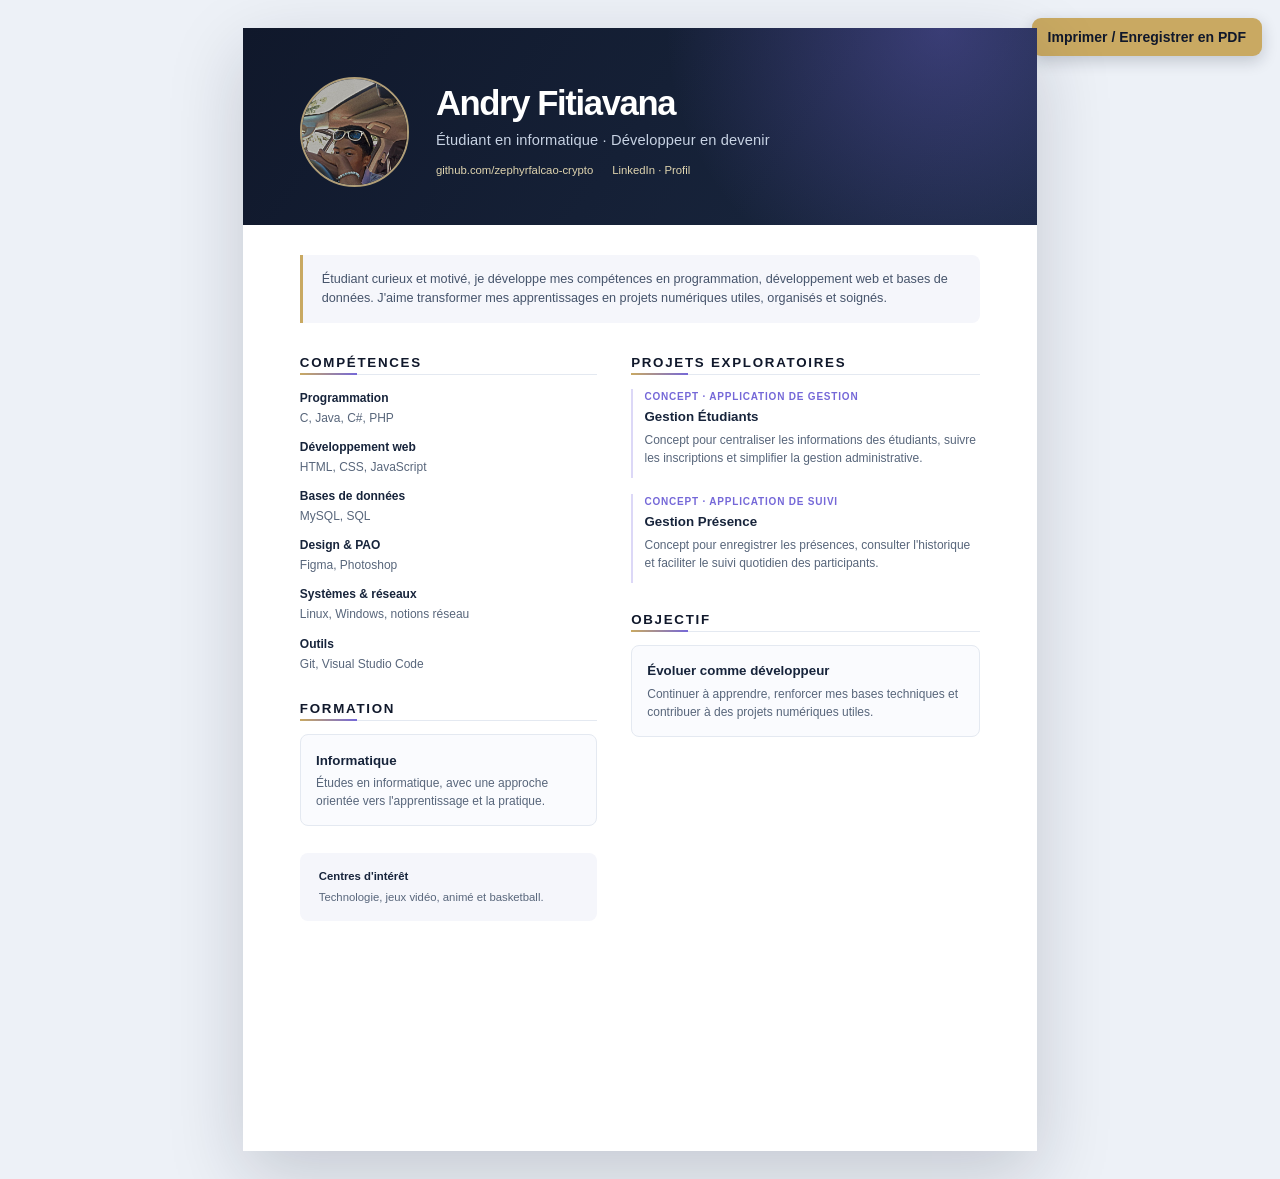
<file: assets/docs/cv-andry-fitiavana.html>
<!DOCTYPE html>
<html lang="fr">
<head>
    <meta charset="UTF-8">
    <meta name="viewport" content="width=device-width, initial-scale=1.0">
    <meta name="description" content="CV d'Andry Fitiavana, étudiant en informatique et développeur en devenir.">
    <title>CV — Andry Fitiavana</title>
    <style>
        :root {
            color-scheme: light;
            --ink: #17243b;
            --muted: #58667b;
            --navy: #10182b;
            --violet: #7568d8;
            --gold: #c9a962;
            --line: #e4e9f1;
            --paper: #fff;
        }

        * { box-sizing: border-box; }

        body {
            margin: 0;
            padding: 28px;
            background: #edf1f7;
            color: var(--ink);
            font: 10pt/1.5 Arial, Helvetica, sans-serif;
        }

        .resume {
            position: relative;
            width: 210mm;
            min-height: 297mm;
            margin: 0 auto;
            padding: 14mm 15mm 12mm;
            overflow: hidden;
            background: var(--paper);
            box-shadow: 0 24px 70px rgba(16, 24, 43, 0.18);
        }

        .resume-header {
            display: flex;
            align-items: center;
            gap: 7mm;
            margin: -14mm -15mm 8mm;
            padding: 13mm 15mm 10mm;
            color: #f5f7fb;
            background:
                radial-gradient(circle at 88% 0, rgba(124, 110, 230, 0.34), transparent 38%),
                linear-gradient(125deg, #10182b, #1a2841);
        }

        .portrait {
            flex: 0 0 29mm;
            width: 29mm;
            height: 29mm;
            border: 2px solid rgba(216, 191, 138, 0.8);
            border-radius: 50%;
            object-fit: cover;
            object-position: center 35%;
        }

        .identity { min-width: 0; }

        .name {
            margin: 0;
            color: #fff;
            font-size: 26pt;
            line-height: 1.05;
            letter-spacing: -0.04em;
        }

        .role {
            margin: 2mm 0 3mm;
            color: #c7d2e3;
            font-size: 11pt;
            letter-spacing: 0.01em;
        }

        .links {
            display: flex;
            flex-wrap: wrap;
            gap: 2mm 5mm;
            color: #dfd4af;
            font-size: 8.5pt;
        }

        a { color: inherit; }
        .links a { text-decoration: none; }

        .print-button {
            position: fixed;
            top: 18px;
            right: 18px;
            padding: 11px 16px;
            border: 0;
            border-radius: 9px;
            background: var(--gold);
            color: var(--navy);
            font: 700 14px Arial, sans-serif;
            cursor: pointer;
            box-shadow: 0 5px 16px rgba(16, 24, 43, 0.2);
        }

        .summary {
            margin-bottom: 8mm;
            padding: 4mm 5mm;
            border-left: 3px solid var(--gold);
            border-radius: 0 8px 8px 0;
            background: #f5f6fb;
            color: #46546b;
            font-size: 9.5pt;
        }

        .columns {
            display: grid;
            grid-template-columns: 0.92fr 1.08fr;
            gap: 9mm;
        }

        section { margin-bottom: 7mm; }

        h2 {
            margin: 0 0 3.5mm;
            padding-bottom: 2mm;
            border-bottom: 1px solid var(--line);
            color: var(--navy);
            font-size: 10pt;
            letter-spacing: 0.13em;
            text-transform: uppercase;
        }

        h2::after {
            display: block;
            width: 15mm;
            height: 2px;
            margin-bottom: -2.2mm;
            background: linear-gradient(90deg, var(--gold), var(--violet));
            content: "";
        }

        .skill {
            margin: 0 0 3mm;
            color: var(--muted);
            font-size: 9pt;
        }

        .skill strong {
            display: block;
            margin-bottom: 0.5mm;
            color: var(--ink);
            font-size: 9pt;
        }

        .project {
            margin-bottom: 4mm;
            padding: 0 0 3mm 3mm;
            border-left: 2px solid #dcd8f7;
        }

        .project h3,
        .education h3 {
            margin: 0 0 1mm;
            color: var(--ink);
            font-size: 10pt;
        }

        .project p,
        .education p {
            margin: 0;
            color: var(--muted);
            font-size: 9pt;
        }

        .project-type {
            display: block;
            margin-bottom: 1mm;
            color: var(--violet);
            font-size: 7.5pt;
            font-weight: 700;
            letter-spacing: 0.08em;
            text-transform: uppercase;
        }

        .education {
            padding: 4mm;
            border: 1px solid var(--line);
            border-radius: 8px;
            background: #fafbfe;
        }

        .focus {
            margin-top: 2mm;
            padding: 4mm 5mm;
            border-radius: 8px;
            background: #f5f6fb;
            color: var(--muted);
            font-size: 8.5pt;
        }

        .focus strong {
            display: block;
            margin-bottom: 1mm;
            color: var(--ink);
        }

        @page { size: A4; margin: 0; }

        @media print {
            body {
                padding: 0;
                background: #fff;
                print-color-adjust: exact;
                -webkit-print-color-adjust: exact;
            }

            .resume {
                width: 210mm;
                min-height: 297mm;
                margin: 0;
                box-shadow: none;
            }

            .print-button { display: none; }
        }

        @media screen and (max-width: 760px) {
            body { padding: 0; }
            .resume { width: 100%; min-height: 100vh; padding: 24px; }
            .resume-header { margin: -24px -24px 24px; padding: 28px 24px 22px; }
            .portrait { flex-basis: 76px; width: 76px; height: 76px; }
            .name { font-size: 24px; }
            .role { font-size: 13px; }
            .columns { grid-template-columns: 1fr; gap: 0; }
            .print-button { position: sticky; z-index: 1; float: right; top: 12px; margin: 12px; }
        }
    </style>
</head>
<body>
    <button class="print-button" type="button" onclick="window.print()">Imprimer / Enregistrer en PDF</button>
    <main class="resume">
        <header class="resume-header">
            <img class="portrait" src="../images/moi.jpeg" alt="Portrait d'Andry Fitiavana">
            <div class="identity">
                <h1 class="name">Andry Fitiavana</h1>
                <p class="role">Étudiant en informatique · Développeur en devenir</p>
                <div class="links">
                    <a href="https://github.com/zephyrfalcao-crypto">github.com/zephyrfalcao-crypto</a>
                    <a href="https://www.linkedin.com/in/z%C3%A9phyr-falcao-bb3185452">LinkedIn · Profil</a>
                </div>
            </div>
        </header>

        <p class="summary">
            Étudiant curieux et motivé, je développe mes compétences en programmation, développement web et bases de données.
            J'aime transformer mes apprentissages en projets numériques utiles, organisés et soignés.
        </p>

        <div class="columns">
            <div>
                <section>
                    <h2>Compétences</h2>
                    <p class="skill"><strong>Programmation</strong>C, Java, C#, PHP</p>
                    <p class="skill"><strong>Développement web</strong>HTML, CSS, JavaScript</p>
                    <p class="skill"><strong>Bases de données</strong>MySQL, SQL</p>
                    <p class="skill"><strong>Design &amp; PAO</strong>Figma, Photoshop</p>
                    <p class="skill"><strong>Systèmes &amp; réseaux</strong>Linux, Windows, notions réseau</p>
                    <p class="skill"><strong>Outils</strong>Git, Visual Studio Code</p>
                </section>

                <section>
                    <h2>Formation</h2>
                    <div class="education">
                        <h3>Informatique</h3>
                        <p>Études en informatique, avec une approche orientée vers l'apprentissage et la pratique.</p>
                    </div>
                </section>

                <div class="focus">
                    <strong>Centres d'intérêt</strong>
                    Technologie, jeux vidéo, animé et basketball.
                </div>
            </div>

            <div>
                <section>
                    <h2>Projets exploratoires</h2>
                    <article class="project">
                        <span class="project-type">Concept · Application de gestion</span>
                        <h3>Gestion Étudiants</h3>
                        <p>Concept pour centraliser les informations des étudiants, suivre les inscriptions et simplifier la gestion administrative.</p>
                    </article>
                    <article class="project">
                        <span class="project-type">Concept · Application de suivi</span>
                        <h3>Gestion Présence</h3>
                        <p>Concept pour enregistrer les présences, consulter l'historique et faciliter le suivi quotidien des participants.</p>
                    </article>
                </section>

                <section>
                    <h2>Objectif</h2>
                    <div class="education">
                        <h3>Évoluer comme développeur</h3>
                        <p>Continuer à apprendre, renforcer mes bases techniques et contribuer à des projets numériques utiles.</p>
                    </div>
                </section>
            </div>
        </div>
    </main>
</body>
</html>
</file>
